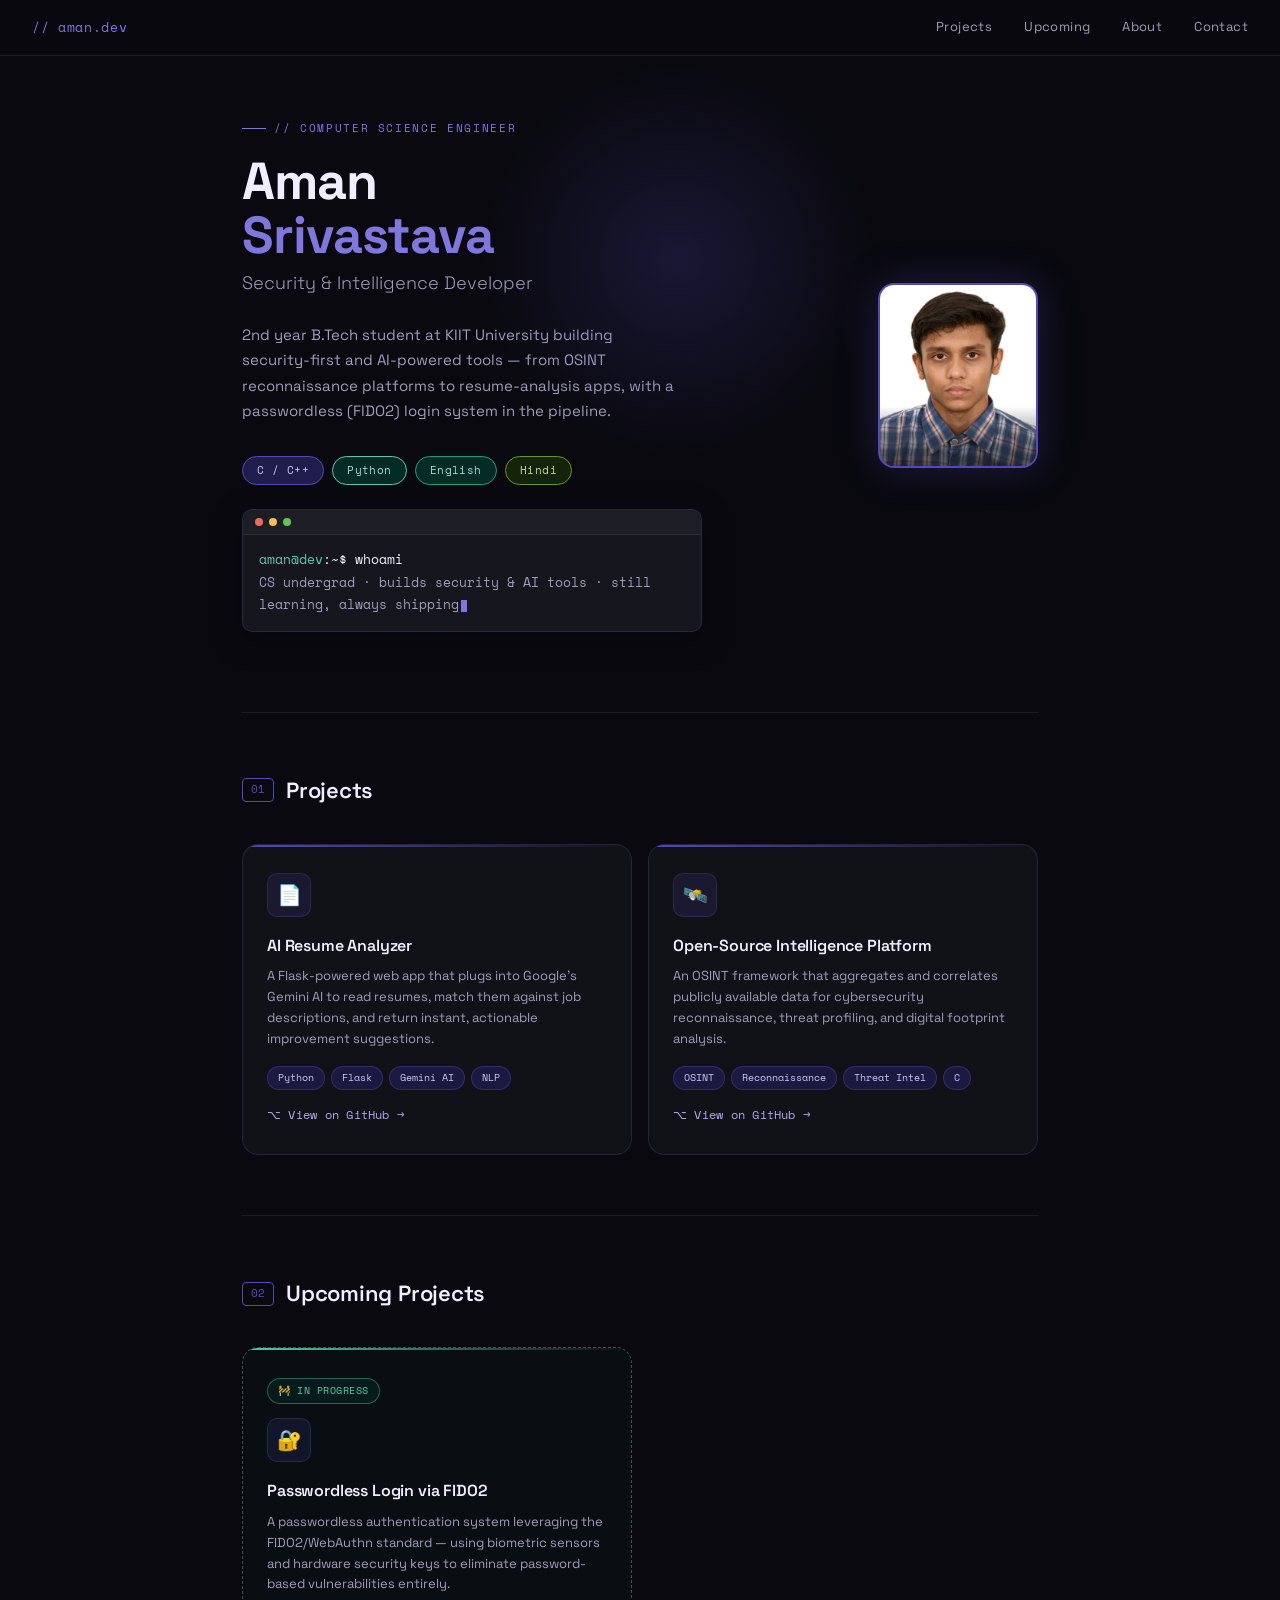
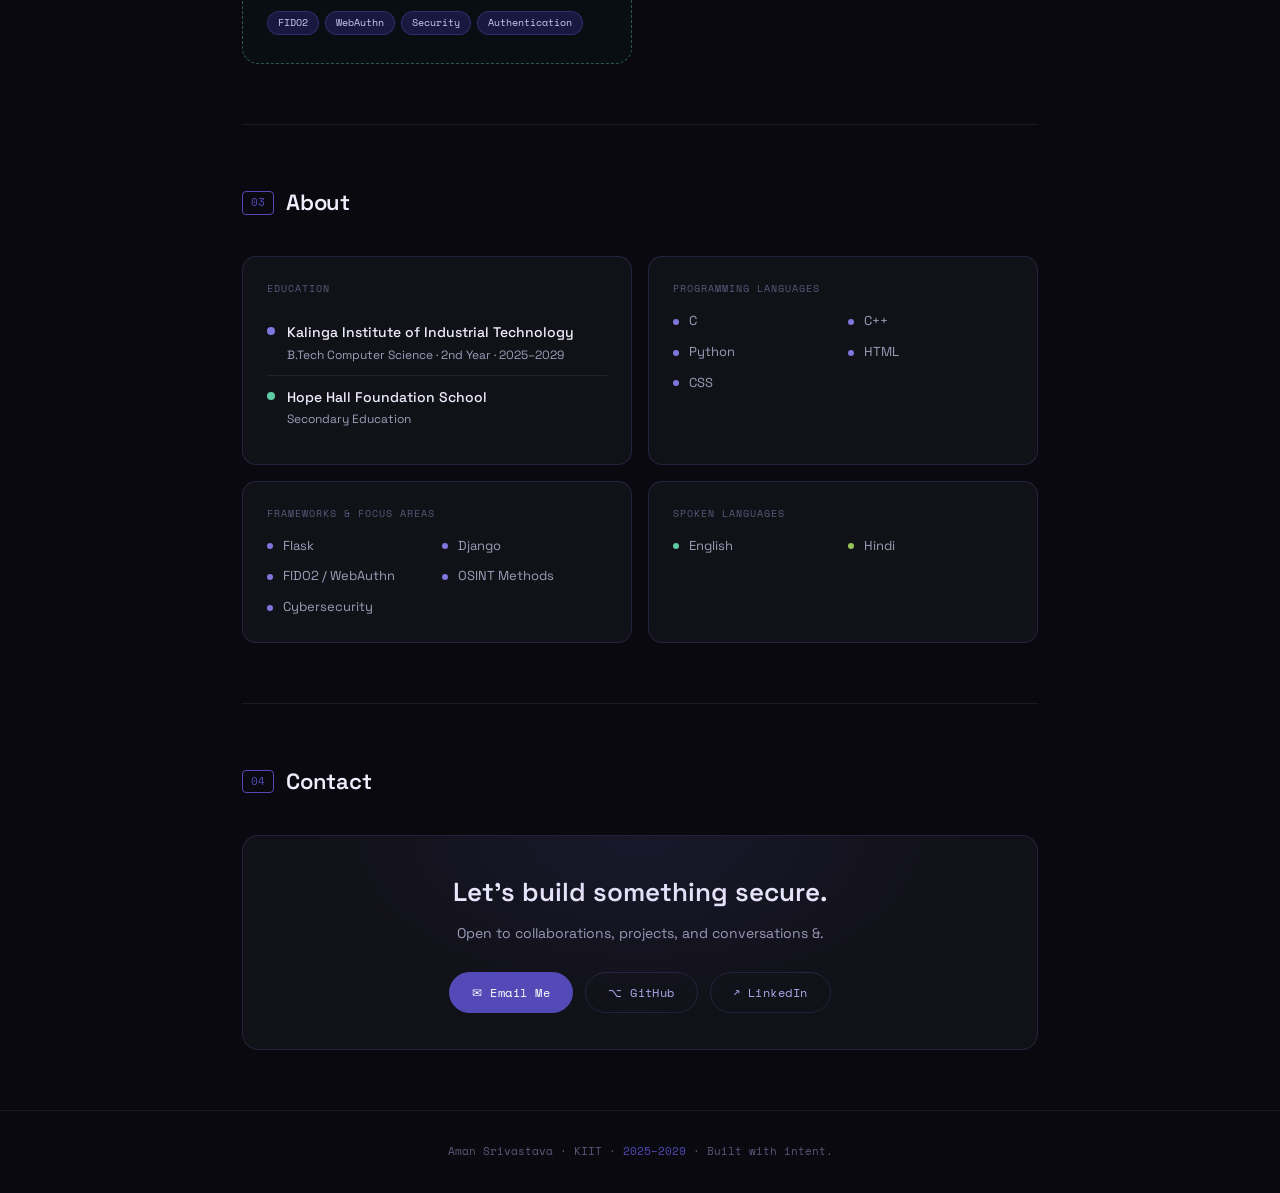
<file: index.html>
<!DOCTYPE html>
<html lang="en">
<head>
  <meta charset="UTF-8" />
  <meta name="viewport" content="width=device-width, initial-scale=1.0" />
  <title>Aman Srivastava — Portfolio</title>
  <link href="https://fonts.googleapis.com/css2?family=Space+Grotesk:wght@300;400;500;600;700&family=Space+Mono:wght@400;700&display=swap" rel="stylesheet" />
  <link rel="stylesheet" href="port.css"/>
</head>
<body>

  <!-- NAV -->
  <nav>
    <span class="nav-brand">// aman.dev</span>
    <div class="nav-links">
      <a href="#projects">Projects</a>
      <a href="#upcoming">Upcoming</a>
      <a href="#about">About</a>
      <a href="#contact">Contact</a>
    </div>
  </nav>

  <main>
    <div class="container">

      <!-- HERO -->
      <section class="hero">
        <div class="hero-glow"></div>
        <div>
          <div class="hero-eyebrow">// Computer Science Engineer</div>
          <h1>Aman<br><span>Srivastava</span></h1>
          <p class="hero-tagline">Security &amp; Intelligence Developer</p>
          <p class="hero-desc">
            2nd year B.Tech student at KIIT University building security-first and AI-powered tools — from OSINT reconnaissance platforms to resume-analysis apps, with a passwordless (FIDO2) login system in the pipeline.
          </p>
          <div class="badge-row">
            <span class="badge badge-c">C / C++</span>
            <span class="badge badge-py">Python</span>
            <span class="badge badge-en">English</span>
            <span class="badge badge-hi">Hindi</span>
          </div>
          <div class="terminal">
            <div class="terminal-bar">
              <span class="term-dot red"></span>
              <span class="term-dot yellow"></span>
              <span class="term-dot green"></span>
            </div>
            <div class="terminal-body">
              <div><span class="term-prompt">aman@dev</span><span class="term-cmd">:~$ whoami</span></div>
              <div class="term-output">CS undergrad · builds security &amp; AI tools · still learning, always shipping<span class="term-cursor"></span></div>
            </div>
          </div>
        </div>
        <div>
          <div class="photo-wrap">
            <img src="[data-uri]" alt="Aman Srivastava" />
            <div class="photo-corner"></div>
          </div>
        </div>
      </section>

      <!-- PROJECTS -->
      <section class="section" id="projects">
        <div class="section-header">
          <span class="section-number">01</span>
          <h2 class="section-title">Projects</h2>
        </div>
        <div class="projects-grid">

          <div class="project-card">
            <div class="project-icon">📄</div>
            <div class="project-name">AI Resume Analyzer</div>
            <p class="project-desc">
              A Flask-powered web app that plugs into Google's Gemini AI to read resumes, match them against job descriptions, and return instant, actionable improvement suggestions.
            </p>
            <div class="project-tags">
              <span class="project-tag">Python</span>
              <span class="project-tag">Flask</span>
              <span class="project-tag">Gemini AI</span>
              <span class="project-tag">NLP</span>
            </div>
            <a class="project-link" href="https://github.com/techie-aman2007/AI-RESUME-ANALYZER-USING-FLASH-AND-GEMINI-AI" target="_blank">⌥ View on GitHub →</a>
          </div>

          <div class="project-card">
            <div class="project-icon">🛰️</div>
            <div class="project-name">Open-Source Intelligence Platform</div>
            <p class="project-desc">
              An OSINT framework that aggregates and correlates publicly available data for cybersecurity reconnaissance, threat profiling, and digital footprint analysis.
            </p>
            <div class="project-tags">
              <span class="project-tag">OSINT</span>
              <span class="project-tag">Reconnaissance</span>
              <span class="project-tag">Threat Intel</span>
              <span class="project-tag">C</span>
            </div>
            <a class="project-link" href="https://github.com/techie-aman2007/OPEN-SOURCE-INTELLIGENCE-PLATFORM" target="_blank">⌥ View on GitHub →</a>
          </div>

        </div>
      </section>

      <!-- UPCOMING PROJECTS -->
      <section class="section" id="upcoming">
        <div class="section-header">
          <span class="section-number">02</span>
          <h2 class="section-title">Upcoming Projects</h2>
        </div>
        <div class="projects-grid">

          <div class="project-card upcoming-card">
            <span class="upcoming-badge">🚧 In progress</span>
            <div class="project-icon">🔐</div>
            <div class="project-name">Passwordless Login via FIDO2</div>
            <p class="project-desc">
              A passwordless authentication system leveraging the FIDO2/WebAuthn standard — using biometric sensors and hardware security keys to eliminate password-based vulnerabilities entirely.
            </p>
            <div class="project-tags">
              <span class="project-tag">FIDO2</span>
              <span class="project-tag">WebAuthn</span>
              <span class="project-tag">Security</span>
              <span class="project-tag">Authentication</span>
            </div>
          </div>

        </div>
      </section>

      <!-- ABOUT -->
      <section class="section" id="about">
        <div class="section-header">
          <span class="section-number">03</span>
          <h2 class="section-title">About</h2>
        </div>
        <div class="about-grid">

          <div class="info-card">
            <div class="info-card-label">Education</div>
            <div class="edu-item">
              <div class="edu-dot"></div>
              <div>
                <div class="edu-name">Kalinga Institute of Industrial Technology</div>
                <div class="edu-detail">B.Tech Computer Science · 2nd Year · 2025–2029</div>
              </div>
            </div>
            <div class="edu-item">
              <div class="edu-dot teal"></div>
              <div>
                <div class="edu-name">Hope Hall Foundation School</div>
                <div class="edu-detail">Secondary Education</div>
              </div>
            </div>
          </div>

          <div class="info-card">
            <div class="info-card-label">Programming Languages</div>
            <div class="skill-grid">
              <div class="skill-item"><div class="skill-dot"></div>C</div>
              <div class="skill-item"><div class="skill-dot"></div>C++</div>
              <div class="skill-item"><div class="skill-dot"></div>Python</div>
              <div class="skill-item"><div class="skill-dot"></div>HTML</div>
              <div class="skill-item"><div class="skill-dot"></div>CSS</div>
            </div>
          </div>

          <div class="info-card">
            <div class="info-card-label">Frameworks &amp; Focus Areas</div>
            <div class="skill-grid">
              <div class="skill-item"><div class="skill-dot"></div>Flask</div>
              <div class="skill-item"><div class="skill-dot"></div>Django</div>
              <div class="skill-item"><div class="skill-dot"></div>FIDO2 / WebAuthn</div>
              <div class="skill-item"><div class="skill-dot"></div>OSINT Methods</div>
              <div class="skill-item"><div class="skill-dot"></div>Cybersecurity</div>
            </div>
          </div>

          <div class="info-card">
            <div class="info-card-label">Spoken Languages</div>
            <div class="skill-grid">
              <div class="skill-item"><div class="skill-dot teal"></div>English</div>
              <div class="skill-item"><div class="skill-dot green"></div>Hindi</div>
            </div>
          </div>

        </div>
      </section>

      <!-- CONTACT -->
      <section class="section" id="contact">
        <div class="section-header">
          <span class="section-number">04</span>
          <h2 class="section-title">Contact</h2>
        </div>
        <div class="contact-card">
          <div class="contact-title">Let's build something secure.</div>
          <p class="contact-sub">Open to collaborations, projects, and conversations &amp;.</p>
          <div class="contact-links">
            <a class="contact-link primary" href="mailto:amansrivastava9424@gmail.com">✉ Email Me</a>
            <a class="contact-link ghost" href="https://github.com/techie-aman2007" target="_blank">⌥ GitHub</a>
            <a class="contact-link ghost" href="https://linkedin.com/" target="_blank">↗ LinkedIn</a>
          </div>
        </div>
      </section>

    </div>
  </main>

  <footer>
    <div class="container">
      <p>Aman Srivastava · KIIT · <span>2025–2029</span> · Built with intent.</p>
    </div>
  </footer>

</body>
</html>
</file>
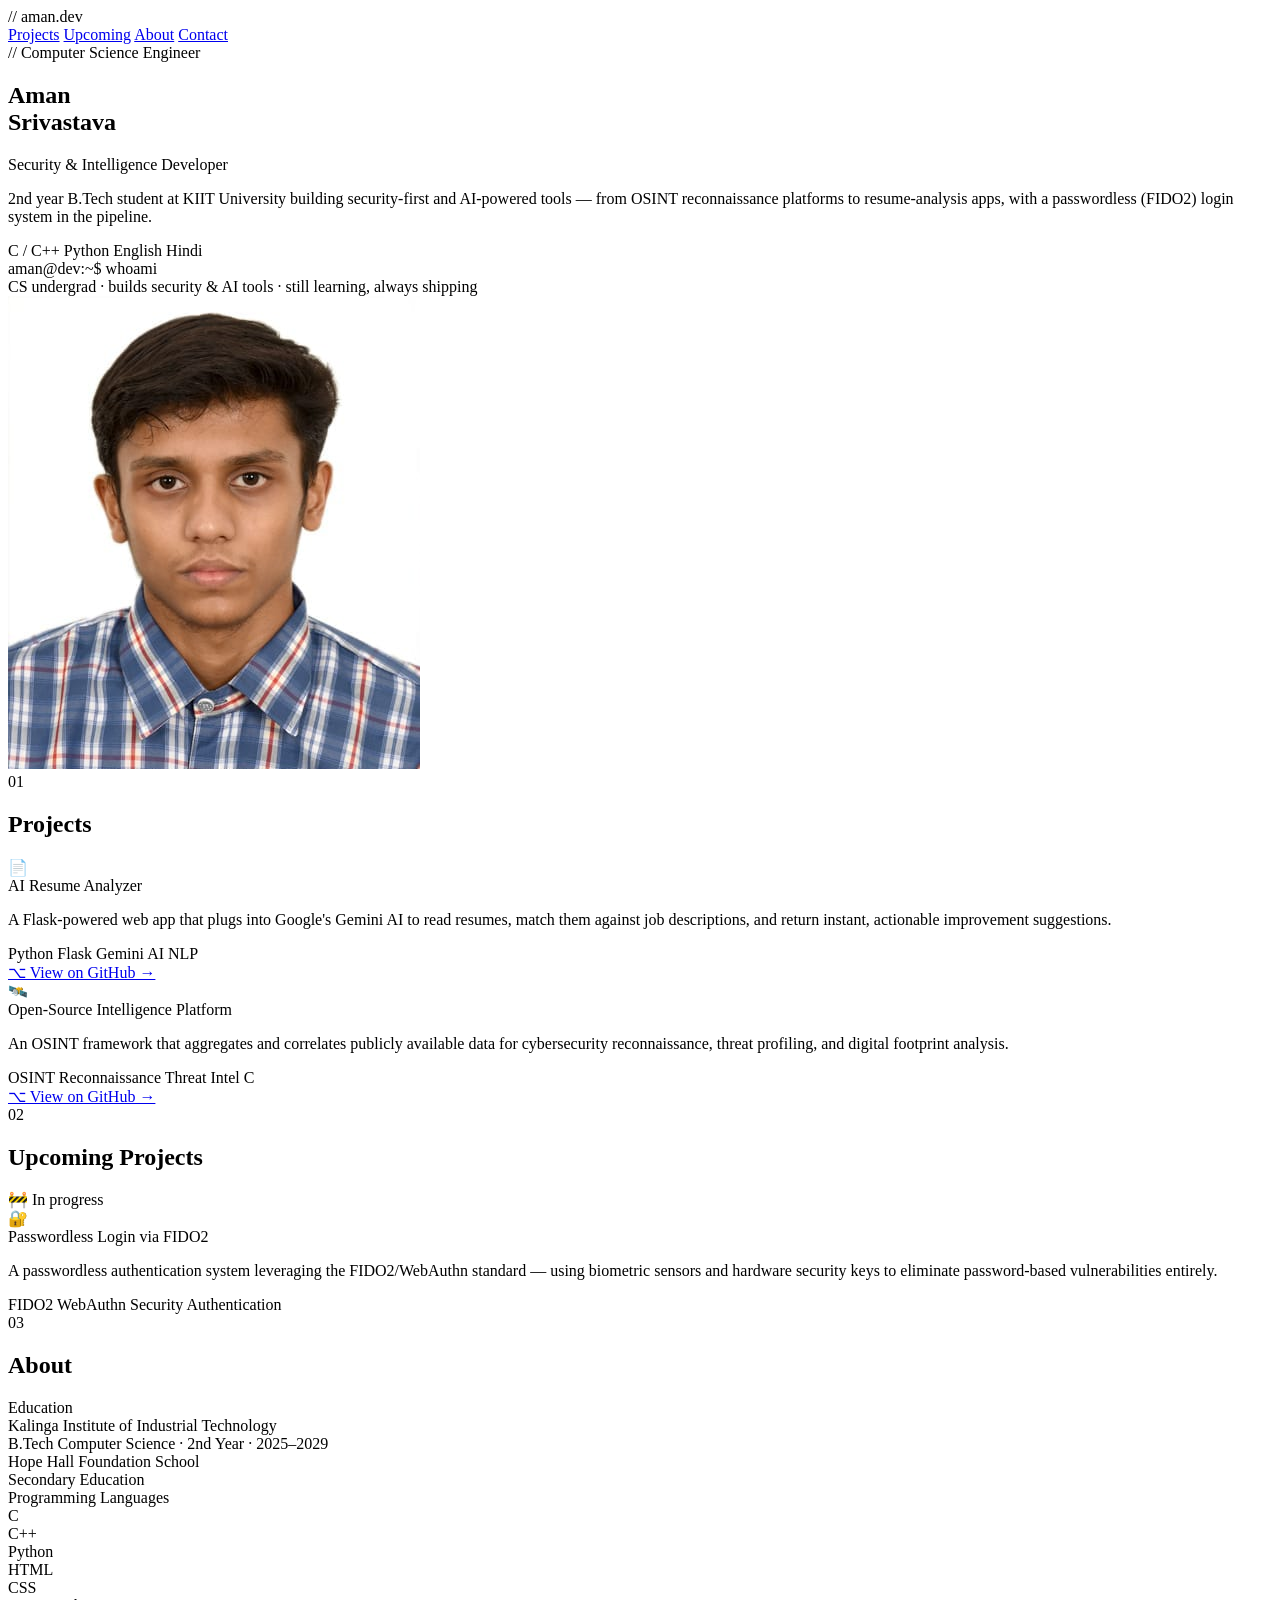
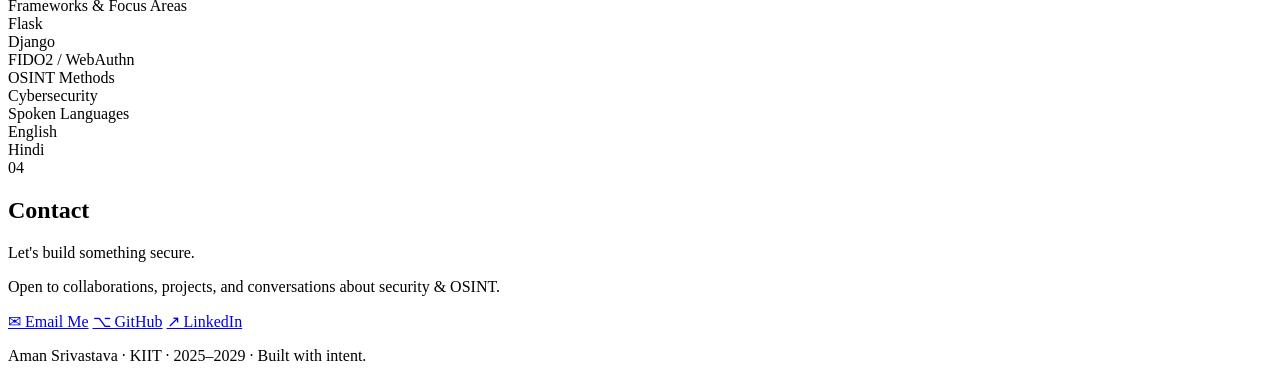
<file: portfolio.html>
<!DOCTYPE html>
<html lang="en">
<head>
  <meta charset="UTF-8" />
  <meta name="viewport" content="width=device-width, initial-scale=1.0" />
  <title>Aman Srivastava — Portfolio</title>
  <link href="https://fonts.googleapis.com/css2?family=Space+Grotesk:wght@300;400;500;600;700&family=Space+Mono:wght@400;700&display=swap" rel="stylesheet" />
  <link href="port.css" rel=""stylesheet/>
</head>
<body>

  <!-- NAV -->
  <nav>
    <span class="nav-brand">// aman.dev</span>
    <div class="nav-links">
      <a href="#projects">Projects</a>
      <a href="#upcoming">Upcoming</a>
      <a href="#about">About</a>
      <a href="#contact">Contact</a>
    </div>
  </nav>

  <main>
    <div class="container">

      <!-- HERO -->
      <section class="hero">
        <div class="hero-glow"></div>
        <div>
          <div class="hero-eyebrow">// Computer Science Engineer</div>
          <h1>Aman<br><span>Srivastava</span></h1>
          <p class="hero-tagline">Security &amp; Intelligence Developer</p>
          <p class="hero-desc">
            2nd year B.Tech student at KIIT University building security-first and AI-powered tools — from OSINT reconnaissance platforms to resume-analysis apps, with a passwordless (FIDO2) login system in the pipeline.
          </p>
          <div class="badge-row">
            <span class="badge badge-c">C / C++</span>
            <span class="badge badge-py">Python</span>
            <span class="badge badge-en">English</span>
            <span class="badge badge-hi">Hindi</span>
          </div>
          <div class="terminal">
            <div class="terminal-bar">
              <span class="term-dot red"></span>
              <span class="term-dot yellow"></span>
              <span class="term-dot green"></span>
            </div>
            <div class="terminal-body">
              <div><span class="term-prompt">aman@dev</span><span class="term-cmd">:~$ whoami</span></div>
              <div class="term-output">CS undergrad · builds security &amp; AI tools · still learning, always shipping<span class="term-cursor"></span></div>
            </div>
          </div>
        </div>
        <div>
          <div class="photo-wrap">
            <img src="[data-uri]" alt="Aman Srivastava" />
            <div class="photo-corner"></div>
          </div>
        </div>
      </section>

      <!-- PROJECTS -->
      <section class="section" id="projects">
        <div class="section-header">
          <span class="section-number">01</span>
          <h2 class="section-title">Projects</h2>
        </div>
        <div class="projects-grid">

          <div class="project-card">
            <div class="project-icon">📄</div>
            <div class="project-name">AI Resume Analyzer</div>
            <p class="project-desc">
              A Flask-powered web app that plugs into Google's Gemini AI to read resumes, match them against job descriptions, and return instant, actionable improvement suggestions.
            </p>
            <div class="project-tags">
              <span class="project-tag">Python</span>
              <span class="project-tag">Flask</span>
              <span class="project-tag">Gemini AI</span>
              <span class="project-tag">NLP</span>
            </div>
            <a class="project-link" href="https://github.com/techie-aman2007/AI-RESUME-ANALYZER-USING-FLASH-AND-GEMINI-AI" target="_blank">⌥ View on GitHub →</a>
          </div>

          <div class="project-card">
            <div class="project-icon">🛰️</div>
            <div class="project-name">Open-Source Intelligence Platform</div>
            <p class="project-desc">
              An OSINT framework that aggregates and correlates publicly available data for cybersecurity reconnaissance, threat profiling, and digital footprint analysis.
            </p>
            <div class="project-tags">
              <span class="project-tag">OSINT</span>
              <span class="project-tag">Reconnaissance</span>
              <span class="project-tag">Threat Intel</span>
              <span class="project-tag">C</span>
            </div>
            <a class="project-link" href="https://github.com/techie-aman2007/OPEN-SOURCE-INTELLIGENCE-PLATFORM" target="_blank">⌥ View on GitHub →</a>
          </div>

        </div>
      </section>

      <!-- UPCOMING PROJECTS -->
      <section class="section" id="upcoming">
        <div class="section-header">
          <span class="section-number">02</span>
          <h2 class="section-title">Upcoming Projects</h2>
        </div>
        <div class="projects-grid">

          <div class="project-card upcoming-card">
            <span class="upcoming-badge">🚧 In progress</span>
            <div class="project-icon">🔐</div>
            <div class="project-name">Passwordless Login via FIDO2</div>
            <p class="project-desc">
              A passwordless authentication system leveraging the FIDO2/WebAuthn standard — using biometric sensors and hardware security keys to eliminate password-based vulnerabilities entirely.
            </p>
            <div class="project-tags">
              <span class="project-tag">FIDO2</span>
              <span class="project-tag">WebAuthn</span>
              <span class="project-tag">Security</span>
              <span class="project-tag">Authentication</span>
            </div>
          </div>

        </div>
      </section>

      <!-- ABOUT -->
      <section class="section" id="about">
        <div class="section-header">
          <span class="section-number">03</span>
          <h2 class="section-title">About</h2>
        </div>
        <div class="about-grid">

          <div class="info-card">
            <div class="info-card-label">Education</div>
            <div class="edu-item">
              <div class="edu-dot"></div>
              <div>
                <div class="edu-name">Kalinga Institute of Industrial Technology</div>
                <div class="edu-detail">B.Tech Computer Science · 2nd Year · 2025–2029</div>
              </div>
            </div>
            <div class="edu-item">
              <div class="edu-dot teal"></div>
              <div>
                <div class="edu-name">Hope Hall Foundation School</div>
                <div class="edu-detail">Secondary Education</div>
              </div>
            </div>
          </div>

          <div class="info-card">
            <div class="info-card-label">Programming Languages</div>
            <div class="skill-grid">
              <div class="skill-item"><div class="skill-dot"></div>C</div>
              <div class="skill-item"><div class="skill-dot"></div>C++</div>
              <div class="skill-item"><div class="skill-dot"></div>Python</div>
              <div class="skill-item"><div class="skill-dot"></div>HTML</div>
              <div class="skill-item"><div class="skill-dot"></div>CSS</div>
            </div>
          </div>

          <div class="info-card">
            <div class="info-card-label">Frameworks &amp; Focus Areas</div>
            <div class="skill-grid">
              <div class="skill-item"><div class="skill-dot"></div>Flask</div>
              <div class="skill-item"><div class="skill-dot"></div>Django</div>
              <div class="skill-item"><div class="skill-dot"></div>FIDO2 / WebAuthn</div>
              <div class="skill-item"><div class="skill-dot"></div>OSINT Methods</div>
              <div class="skill-item"><div class="skill-dot"></div>Cybersecurity</div>
            </div>
          </div>

          <div class="info-card">
            <div class="info-card-label">Spoken Languages</div>
            <div class="skill-grid">
              <div class="skill-item"><div class="skill-dot teal"></div>English</div>
              <div class="skill-item"><div class="skill-dot green"></div>Hindi</div>
            </div>
          </div>

        </div>
      </section>

      <!-- CONTACT -->
      <section class="section" id="contact">
        <div class="section-header">
          <span class="section-number">04</span>
          <h2 class="section-title">Contact</h2>
        </div>
        <div class="contact-card">
          <div class="contact-title">Let's build something secure.</div>
          <p class="contact-sub">Open to collaborations, projects, and conversations about security &amp; OSINT.</p>
          <div class="contact-links">
            <a class="contact-link primary" href="mailto:aman@example.com">✉ Email Me</a>
            <a class="contact-link ghost" href="https://github.com/techie-aman2007" target="_blank">⌥ GitHub</a>
            <a class="contact-link ghost" href="https://linkedin.com/" target="_blank">↗ LinkedIn</a>
          </div>
        </div>
      </section>

    </div>
  </main>

  <footer>
    <div class="container">
      <p>Aman Srivastava · KIIT · <span>2025–2029</span> · Built with intent.</p>
    </div>
  </footer>

</body>
</html>
</file>
<file: port.css>
*, *::before, *::after { box-sizing: border-box; margin: 0; padding: 0; }

    :root {
      --purple-50: #EEEDFE;
      --purple-200: #AFA9EC;
      --purple-400: #7F77DD;
      --purple-600: #534AB7;
      --purple-800: #3C3489;
      --purple-900: #26215C;
      --teal-50: #E1F5EE;
      --teal-200: #5DCAA5;
      --teal-600: #0F6E56;
      --green-50: #EAF3DE;
      --green-600: #3B6D11;
      --bg: #09090f;
      --bg-card: #111118;
      --bg-card2: #16161f;
      --border: rgba(127,119,221,0.18);
      --border-soft: rgba(255,255,255,0.07);
      --text-primary: #f0eeff;
      --text-secondary: #9f9db8;
      --text-muted: #5a587a;
    }

    html { scroll-behavior: smooth; }

    body {
      background: var(--bg);
      color: var(--text-primary);
      font-family: 'Space Grotesk', sans-serif;
      min-height: 100vh;
      line-height: 1.6;
    }

    /* NAV */
    nav {
      position: fixed; top: 0; left: 0; right: 0; z-index: 100;
      background: rgba(9,9,15,0.85);
      backdrop-filter: blur(12px);
      border-bottom: 0.5px solid var(--border);
      padding: 0 2rem;
      display: flex; align-items: center; justify-content: space-between;
      height: 56px;
    }
    .nav-brand {
      font-family: 'Space Mono', monospace;
      font-size: 13px;
      color: var(--purple-400);
      letter-spacing: 0.05em;
    }
    .nav-links { display: flex; gap: 2rem; }
    .nav-links a {
      font-size: 13px; color: var(--text-secondary); text-decoration: none;
      letter-spacing: 0.03em; transition: color 0.2s;
    }
    .nav-links a:hover { color: var(--purple-200); }

    /* LAYOUT */
    .container { max-width: 860px; margin: 0 auto; padding: 0 2rem; }

    /* HERO */
    .hero {
      padding-top: 120px; padding-bottom: 80px;
      display: grid;
      grid-template-columns: 1fr auto;
      gap: 3rem;
      align-items: center;
      position: relative;
    }

    .hero-glow {
      position: absolute;
      top: 60px; right: 160px;
      width: 400px; height: 400px;
      background: radial-gradient(circle, rgba(83,74,183,0.22) 0%, transparent 70%);
      pointer-events: none;
    }

    .hero-eyebrow {
      font-family: 'Space Mono', monospace;
      font-size: 11px;
      color: var(--purple-400);
      letter-spacing: 0.15em;
      text-transform: uppercase;
      margin-bottom: 16px;
      display: flex; align-items: center; gap: 8px;
    }
    .hero-eyebrow::before {
      content: '';
      display: inline-block;
      width: 24px; height: 1px;
      background: var(--purple-400);
    }

    h1 {
      font-size: 52px; font-weight: 700; line-height: 1.05;
      letter-spacing: -0.02em;
      margin-bottom: 6px;
    }
    h1 span { color: var(--purple-400); }

    .hero-tagline {
      font-size: 18px; font-weight: 300;
      color: var(--text-secondary);
      margin-bottom: 24px;
    }

    .hero-desc {
      font-size: 15px; color: var(--text-secondary);
      max-width: 440px; line-height: 1.7;
      margin-bottom: 32px;
    }

    .badge-row { display: flex; flex-wrap: wrap; gap: 8px; }
    .badge {
      font-family: 'Space Mono', monospace;
      font-size: 11px; padding: 5px 14px;
      border-radius: 100px; letter-spacing: 0.04em;
    }
    .badge-c { background: rgba(38,33,92,0.8); color: #CCC9F9; border: 0.5px solid var(--purple-600); }
    .badge-en { background: rgba(4,52,44,0.8); color: #9FE1CB; border: 0.5px solid #1D9E75; }
    .badge-hi { background: rgba(26,42,10,0.8); color: #C0DD97; border: 0.5px solid #639922; }
    .badge-py { background: rgba(4,52,44,0.8); color: #9FE1CB; border: 0.5px solid var(--teal-200); }

    /* TERMINAL SNIPPET */
    .terminal {
      margin-top: 24px;
      max-width: 460px;
      background: var(--bg-card2);
      border: 0.5px solid var(--border);
      border-radius: 10px;
      overflow: hidden;
      box-shadow: 0 8px 30px rgba(0,0,0,0.35);
    }
    .terminal-bar {
      display: flex; align-items: center; gap: 6px;
      padding: 8px 12px;
      background: rgba(255,255,255,0.03);
      border-bottom: 0.5px solid var(--border-soft);
    }
    .term-dot { width: 8px; height: 8px; border-radius: 50%; }
    .term-dot.red { background: #ED6A5E; }
    .term-dot.yellow { background: #F4BF4F; }
    .term-dot.green { background: #61C454; }
    .terminal-body {
      font-family: 'Space Mono', monospace;
      font-size: 12.5px;
      padding: 14px 16px;
      line-height: 1.8;
    }
    .term-prompt { color: var(--teal-200); }
    .term-cmd { color: var(--text-primary); }
    .term-output { color: var(--text-secondary); }
    .term-cursor {
      display: inline-block; width: 6px; height: 12px;
      background: var(--purple-400);
      margin-left: 2px;
      animation: blink 1s step-end infinite;
      vertical-align: middle;
    }
    @keyframes blink { 50% { opacity: 0; } }

    /* PHOTO */
    .photo-wrap {
      width: 160px; height: 185px;
      border-radius: 16px;
      overflow: hidden;
      border: 2px solid var(--purple-600);
      position: relative; flex-shrink: 0;
      box-shadow: 0 0 40px rgba(83,74,183,0.3);
    }
    .photo-wrap img {
      width: 100%; height: 100%;
      object-fit: cover; object-position: center top;
      display: block;
    }
    .photo-corner {
      position: absolute; bottom: 0; left: 0; right: 0;
      background: linear-gradient(transparent, rgba(9,9,15,0.7));
      height: 60px;
    }

    /* SECTION TITLES */
    .section { padding: 60px 0; border-top: 0.5px solid var(--border-soft); }
    .section-header { display: flex; align-items: center; gap: 12px; margin-bottom: 36px; }
    .section-number {
      font-family: 'Space Mono', monospace;
      font-size: 11px; color: var(--purple-600);
      border: 0.5px solid var(--purple-600);
      padding: 2px 8px; border-radius: 4px;
    }
    .section-title {
      font-size: 22px; font-weight: 600; letter-spacing: -0.01em;
    }

    /* PROJECTS */
    .projects-grid { display: grid; grid-template-columns: 1fr 1fr; gap: 16px; }
    .project-card {
      background: var(--bg-card);
      border: 0.5px solid var(--border);
      border-radius: 16px;
      padding: 28px 24px;
      position: relative; overflow: hidden;
      transition: border-color 0.25s, transform 0.25s;
    }
    .project-card:hover {
      border-color: var(--purple-600);
      transform: translateY(-2px);
    }
    .project-card::before {
      content: '';
      position: absolute; top: 0; left: 0; right: 0; height: 2px;
      background: linear-gradient(90deg, var(--purple-600), transparent);
    }
    .project-icon {
      width: 44px; height: 44px;
      background: rgba(83,74,183,0.15);
      border: 0.5px solid var(--border);
      border-radius: 10px;
      display: flex; align-items: center; justify-content: center;
      font-size: 20px; margin-bottom: 16px;
    }
    .project-name {
      font-size: 16px; font-weight: 600;
      margin-bottom: 8px; letter-spacing: -0.01em;
    }
    .project-desc {
      font-size: 13px; color: var(--text-secondary);
      line-height: 1.6; margin-bottom: 16px;
    }
    .project-tags { display: flex; gap: 6px; flex-wrap: wrap; }
    .project-tag {
      font-family: 'Space Mono', monospace;
      font-size: 10px; padding: 3px 10px;
      border-radius: 100px;
      background: rgba(38,33,92,0.6);
      color: #CCC9F9;
      border: 0.5px solid rgba(83,74,183,0.4);
    }
    .project-link {
      display: inline-flex; align-items: center; gap: 6px;
      margin-top: 16px;
      font-family: 'Space Mono', monospace;
      font-size: 11.5px;
      color: var(--purple-200);
      text-decoration: none;
      letter-spacing: 0.02em;
      transition: color 0.2s;
    }
    .project-link:hover { color: var(--purple-400); }

    /* UPCOMING PROJECTS */
    .project-card.upcoming-card {
      border-style: dashed;
      border-color: rgba(93,202,165,0.4);
      background: rgba(15,110,86,0.05);
    }
    .project-card.upcoming-card::before {
      background: linear-gradient(90deg, var(--teal-200), transparent);
    }
    .upcoming-badge {
      display: inline-flex; align-items: center; gap: 6px;
      font-family: 'Space Mono', monospace;
      font-size: 10px; letter-spacing: 0.05em; text-transform: uppercase;
      color: var(--teal-200);
      background: rgba(15,110,86,0.15);
      border: 0.5px solid rgba(93,202,165,0.4);
      padding: 4px 10px;
      border-radius: 100px;
      margin-bottom: 14px;
    }

    /* ABOUT / SKILLS */
    .about-grid { display: grid; grid-template-columns: 1fr 1fr; gap: 16px; }
    .info-card {
      background: var(--bg-card);
      border: 0.5px solid var(--border);
      border-radius: 14px;
      padding: 24px;
    }
    .info-card-label {
      font-family: 'Space Mono', monospace;
      font-size: 10px; color: var(--text-muted);
      letter-spacing: 0.1em; text-transform: uppercase;
      margin-bottom: 14px;
    }

    .edu-item { padding: 10px 0; display: flex; gap: 12px; align-items: flex-start; }
    .edu-item + .edu-item { border-top: 0.5px solid var(--border-soft); }
    .edu-dot {
      width: 8px; height: 8px; border-radius: 50%;
      background: var(--purple-400); margin-top: 6px; flex-shrink: 0;
    }
    .edu-dot.teal { background: var(--teal-200); }
    .edu-name { font-size: 14px; font-weight: 500; }
    .edu-detail { font-size: 12px; color: var(--text-secondary); margin-top: 2px; }

    .skill-grid { display: grid; grid-template-columns: 1fr 1fr; gap: 10px; }
    .skill-item {
      display: flex; align-items: center; gap: 10px;
      font-size: 13px; color: var(--text-secondary);
    }
    .skill-dot {
      width: 6px; height: 6px; border-radius: 50%;
      background: var(--purple-400); flex-shrink: 0;
    }
    .skill-dot.teal { background: var(--teal-200); }
    .skill-dot.green { background: #97C459; }

    /* CONTACT */
    .contact-card {
      background: var(--bg-card);
      border: 0.5px solid var(--border);
      border-radius: 16px;
      padding: 36px;
      text-align: center;
      position: relative; overflow: hidden;
    }
    .contact-card::after {
      content: '';
      position: absolute; inset: 0;
      background: radial-gradient(ellipse at 50% 0%, rgba(83,74,183,0.12), transparent 60%);
      pointer-events: none;
    }
    .contact-title { font-size: 26px; font-weight: 600; margin-bottom: 8px; }
    .contact-sub { font-size: 14px; color: var(--text-secondary); margin-bottom: 28px; }

    .contact-links { display: flex; justify-content: center; gap: 12px; flex-wrap: wrap; }
    .contact-link {
      font-family: 'Space Mono', monospace;
      font-size: 12px;
      padding: 10px 22px;
      border-radius: 100px;
      text-decoration: none; letter-spacing: 0.04em;
      transition: all 0.2s;
      display: flex; align-items: center; gap: 8px;
    }
    .contact-link.primary {
      background: var(--purple-600);
      color: #fff;
      border: 1px solid var(--purple-600);
    }
    .contact-link.primary:hover { background: var(--purple-800); }
    .contact-link.ghost {
      background: transparent;
      color: var(--purple-200);
      border: 0.5px solid var(--border);
    }
    .contact-link.ghost:hover { border-color: var(--purple-400); color: var(--purple-200); }

    /* FOOTER */
    footer {
      padding: 32px 2rem;
      border-top: 0.5px solid var(--border-soft);
      text-align: center;
    }
    footer p {
      font-family: 'Space Mono', monospace;
      font-size: 11px; color: var(--text-muted);
    }
    footer span { color: var(--purple-600); }

    /* RESPONSIVE */
    @media (max-width: 640px) {
      h1 { font-size: 34px; }
      .hero { grid-template-columns: 1fr; gap: 2rem; padding-top: 96px; }
      .photo-wrap { width: 120px; height: 140px; }
      .projects-grid { grid-template-columns: 1fr; }
      .about-grid { grid-template-columns: 1fr; }
      .nav-links { display: none; }
    }
</file>
